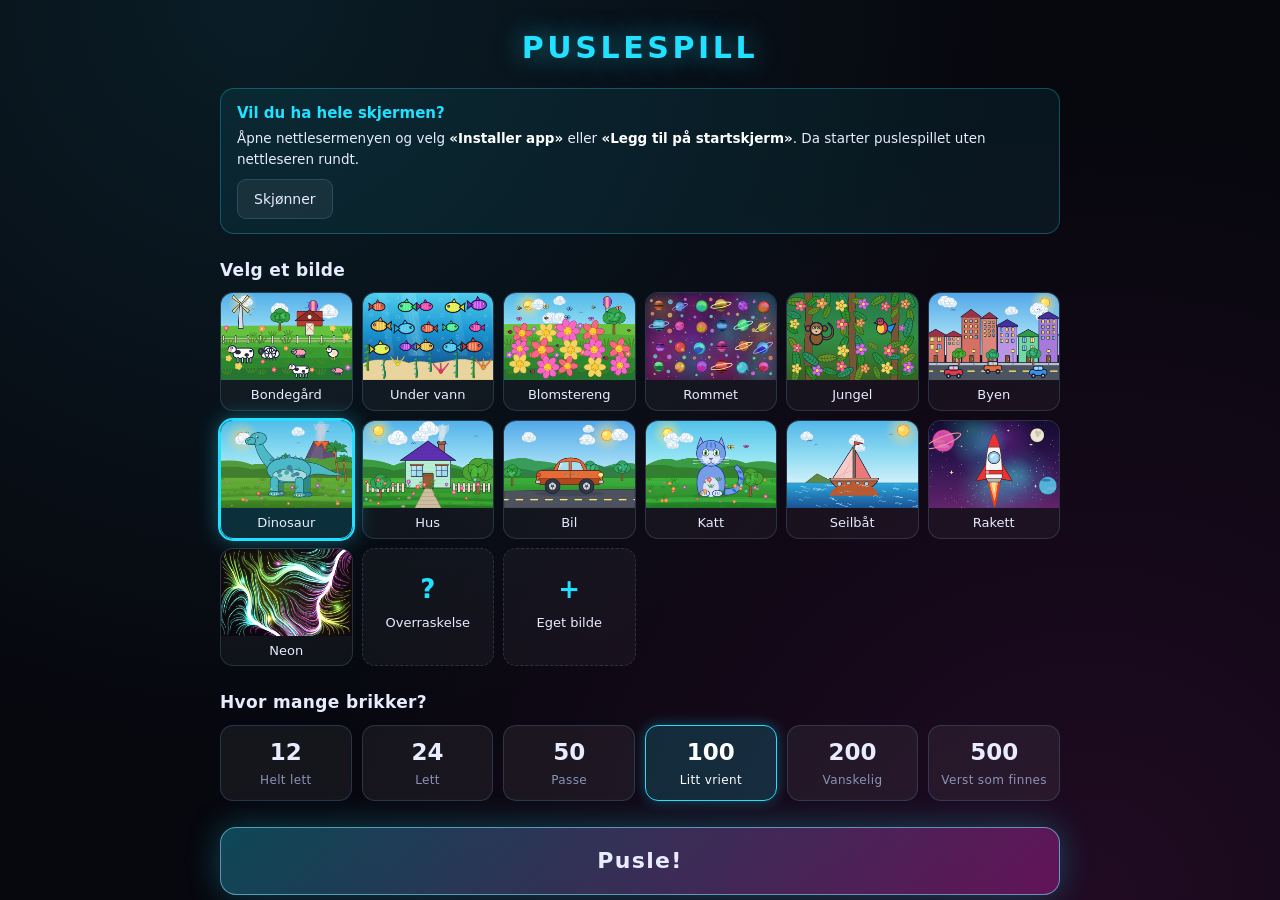
<file: index.html>
<!DOCTYPE html>
<html lang="no">
<head>
<meta charset="utf-8">
<title>Puslespill</title>
<meta name="viewport" content="width=device-width, initial-scale=1, maximum-scale=1, user-scalable=no, viewport-fit=cover">
<meta name="theme-color" content="#07070e">
<meta name="description" content="Puslespill med neonmotiv, laget for iPad.">
<meta name="apple-mobile-web-app-capable" content="yes">
<meta name="mobile-web-app-capable" content="yes">
<meta name="apple-mobile-web-app-title" content="Puslespill">
<meta name="apple-mobile-web-app-status-bar-style" content="black-translucent">
<link rel="manifest" href="./manifest.webmanifest">
<link rel="apple-touch-icon" href="./icons/ikon-180.png">
<link rel="icon" href="./icons/ikon.svg" type="image/svg+xml">
<link rel="stylesheet" href="./css/style.css">
</head>
<body>

<canvas id="brett"></canvas>

<!-- Topplinja er alt man trenger mens man pusler. Resten bor i menyen. -->
<header id="topplinje">
  <!-- Tilbake står først og har tekst. Et husikon sier ingenting til et barn. -->
  <button id="hjemknapp" class="tilbakeknapp" aria-label="Tilbake til startskjermen">
    <span class="pil" aria-hidden="true"></span>Tilbake
  </button>

  <div class="fremdriftsfelt">
    <div class="fremdrift"><div id="fremdrift-linje"></div></div>
    <span id="spillstatus" class="spillstatus" aria-live="polite">—</span>
  </div>

  <div class="snarveier">
    <button id="rydd" title="Legg løse brikker i rutenett">Rydd</button>
    <button id="skuffknapp" aria-pressed="true" title="Vis eller skjul brikkeskuffen">Skuff</button>
    <button id="bildeknapp" aria-pressed="false" title="Vis motivet i hjørnet">Bilde</button>
    <button id="menyknapp" class="ikonknapp" aria-label="Åpne innstillinger" aria-expanded="false">
      <span class="hamburger"></span>
    </button>
  </div>
</header>

<!-- Startskjermen: to valg, og ingenting annet. Alt det andre bor bak
     «Flere valg» for den som vil ha det. -->
<div id="start" hidden>
  <div class="start-innhold">
    <h1 class="start-tittel">Puslespill</h1>

    <div id="heltskjerm-hint" class="hint-kort" hidden>
      <b id="hint-tittel">Vil du ha hele skjermen?</b>
      <p id="hint-tekst"></p>
      <div class="hint-knapper">
        <button id="hint-installer" class="primar" hidden>Installer appen</button>
        <button id="heltskjerm-lukk">Skjønner</button>
      </div>
    </div>

    <button id="fortsett" class="fortsettknapp" hidden>
      <b>Fortsett der du slapp</b>
      <span id="fortsett-tekst"></span>
    </button>

    <h2 class="start-sporsmal">Velg et bilde</h2>
    <div id="start-motiv" class="motivrutenett"></div>

    <h2 class="start-sporsmal">Hvor mange brikker?</h2>
    <div id="start-antall" class="antallvalg"></div>

    <button id="start-spill" class="startknapp">Pusle!</button>

    <div class="start-bunn">
      <button id="start-flere">Flere valg</button>
      <button id="start-samling">Samling</button>
    </div>
  </div>
</div>

<div id="menyskygge" hidden></div>

<aside id="meny" hidden aria-label="Innstillinger">
  <div class="meny-topp">
    <h1>Puslespill</h1>
    <button id="meny-lukk" class="ikonknapp" aria-label="Lukk innstillinger">&times;</button>
  </div>

  <div class="meny-innhold">
    <section>
      <h2>Nivå</h2>
      <div class="chips" id="oppsett"></div>
      <p class="rad resultat">
        <strong id="brikketall">—</strong>
        <span id="alternativer"></span>
        <span id="vanskemerke" class="vanskemerke">—</span>
      </p>
    </section>

    <section>
      <h2>Brikker</h2>
      <div class="rad">
        <div class="chips">
          <button data-forhandsvalg="12">12</button>
          <button data-forhandsvalg="24">24</button>
          <button data-forhandsvalg="50">50</button>
          <button data-forhandsvalg="100">100</button>
          <button data-forhandsvalg="150">150</button>
          <button data-forhandsvalg="200">200</button>
          <button data-forhandsvalg="300">300</button>
          <button data-forhandsvalg="500">500</button>
        </div>
        <input id="eget-antall" type="number" min="4" max="500" step="1" inputmode="numeric"
               aria-label="Eget antall brikker">
      </div>
    </section>

    <section>
      <h2>Motiv</h2>
      <div class="rad">
        <select id="motiv" aria-label="Motivtype">
          <option value="tilfeldig">Tilfeldig</option>
        </select>
        <button id="velgbilde">Eget bilde &hellip;</button>
        <input id="bildefil" type="file" accept="image/*" hidden>
      </div>
      <div class="rad galleri" id="minebilder" hidden>
        <div id="minebilder-liste"></div>
      </div>
      <p class="personvern">
        Bildene blir liggende på denne iPaden, i appens eget lager.
        De sendes ingen steder – appen har ingen server å sende dem til.
      </p>
      <div class="rad" id="slettalle-rad" hidden>
        <button id="slettalle">Slett alle bildene</button>
      </div>
      <div class="rad">
        <span class="etikett">Kutt</span>
        <select id="kuttstil" aria-label="Brikkeform">
          <option value="klassisk">Klassisk</option>
          <option value="bolget">Bølget</option>
          <option value="kaotisk">Kaotisk</option>
        </select>
        <span class="etikett">Palett</span>
        <select id="palett" aria-label="Fargepalett">
          <option value="auto">Tilfeldig</option>
        </select>
      </div>
    </section>

    <section>
      <h2>Hjelp og utfordring</h2>
      <div class="rad">
        <label class="etikett" for="spokelse">Spøkelsesbilde</label>
        <input id="spokelse" type="range" min="0" max="60" value="15">
      </div>
      <div class="rad">
        <button id="fest" aria-pressed="true">Fest til brettet</button>
        <button id="rotasjon" aria-pressed="false">Roter brikker</button>
        <button id="kanterforst" aria-pressed="false">Kanter først</button>
        <button id="lydknapp" aria-pressed="true">Lyd på</button>
      </div>
      <p id="hjelpetekst" class="hjelpetekst" aria-live="polite"></p>
    </section>

    <section>
      <h2>Spillet</h2>
      <div class="rad">
        <button id="nytt" class="primar">Nytt motiv</button>
        <button id="dagens">Dagens</button>
        <button id="stokk">Stokk om</button>
        <button id="fasit">Fasit</button>
        <button id="samlingknapp">Samling</button>
      </div>
    </section>

    <p id="status" class="status"></p>
  </div>
</aside>

<div id="forhandsvisning" hidden>
  <canvas id="forhandsvisning-lerret"></canvas>
  <button id="forhandsvisning-storre" aria-label="Bytt størrelse">&#8597;</button>
</div>

<div id="skufflinje">
  <div id="skufffiltre" role="group" aria-label="Sorter brikkene i skuffen"></div>
</div>

<div id="samling" hidden>
  <div class="samling-topp">
    <strong>Samlingen</strong>
    <button id="samling-lukk">Lukk</button>
  </div>
  <div id="samling-tall" class="samling-tall"></div>
  <div id="samling-liste" class="samling-liste"></div>
</div>

<div id="beskjaer" hidden>
  <div class="beskjaer-topp">
    <strong>Beskjær bildet</strong>
    <div class="chips" id="beskjaer-format">
      <button data-aspekt="1.5" class="aktiv">Liggende</button>
      <button data-aspekt="1">Kvadrat</button>
      <button data-aspekt="0.6667">Stående</button>
    </div>
  </div>
  <canvas id="beskjaer-lerret"></canvas>
  <div class="beskjaer-bunn">
    <p id="beskjaer-varsel" class="varsel" hidden></p>
    <button id="beskjaer-avbryt">Avbryt</button>
    <button id="beskjaer-ok" class="primar">Bruk bildet</button>
  </div>
</div>

<div id="laster" hidden>
  <div class="spinner"></div>
  <p id="laster-tekst">Tegner motiv …</p>
</div>

<div id="ferdig" hidden>
  <div class="ferdigkort">
    <div class="ferdigikon">&#9733;</div>
    <h2>Ferdig!</h2>
    <p id="ferdig-tekst"></p>
    <div class="rad ferdigvalg">
      <button id="ferdig-nytt" class="primar">Nytt puslespill</button>
      <button id="ferdig-lukk">Se bildet</button>
    </div>
  </div>
</div>

<script type="module" src="./js/main.js"></script>
</body>
</html>
</file>
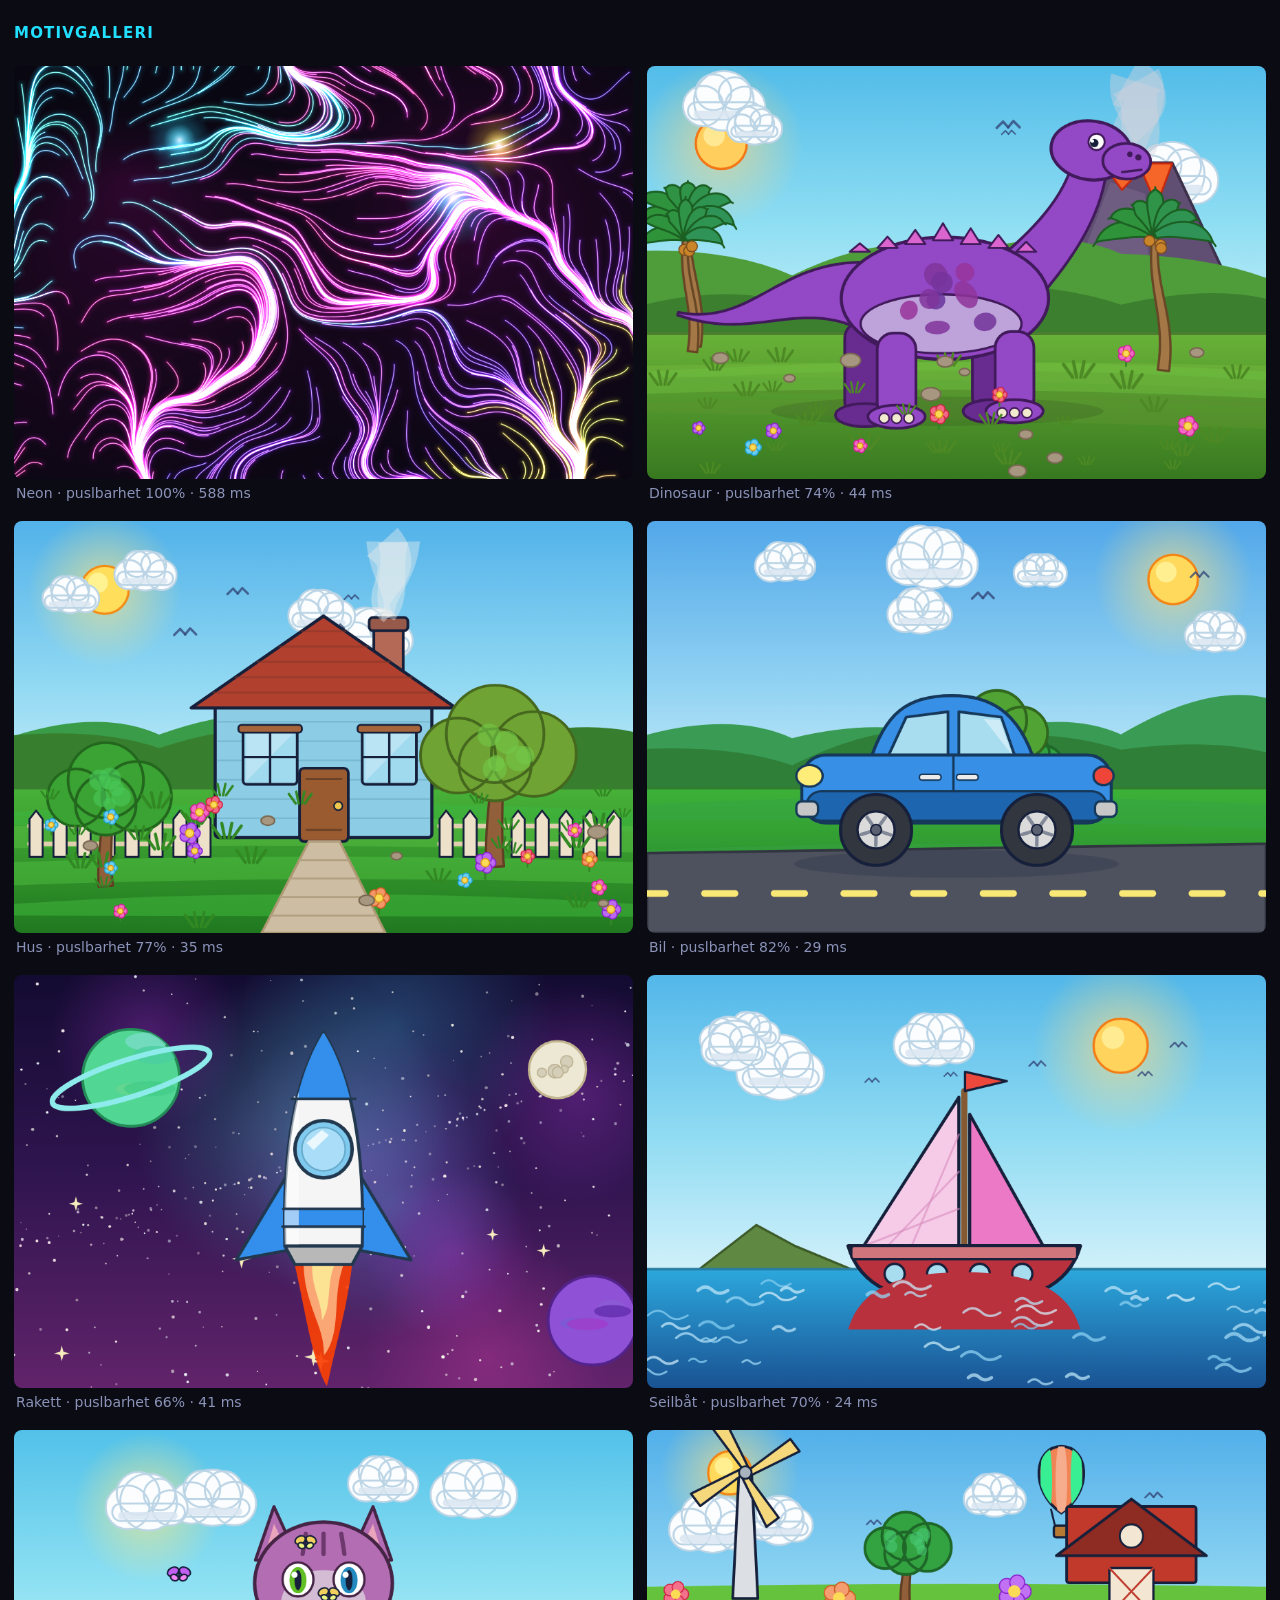
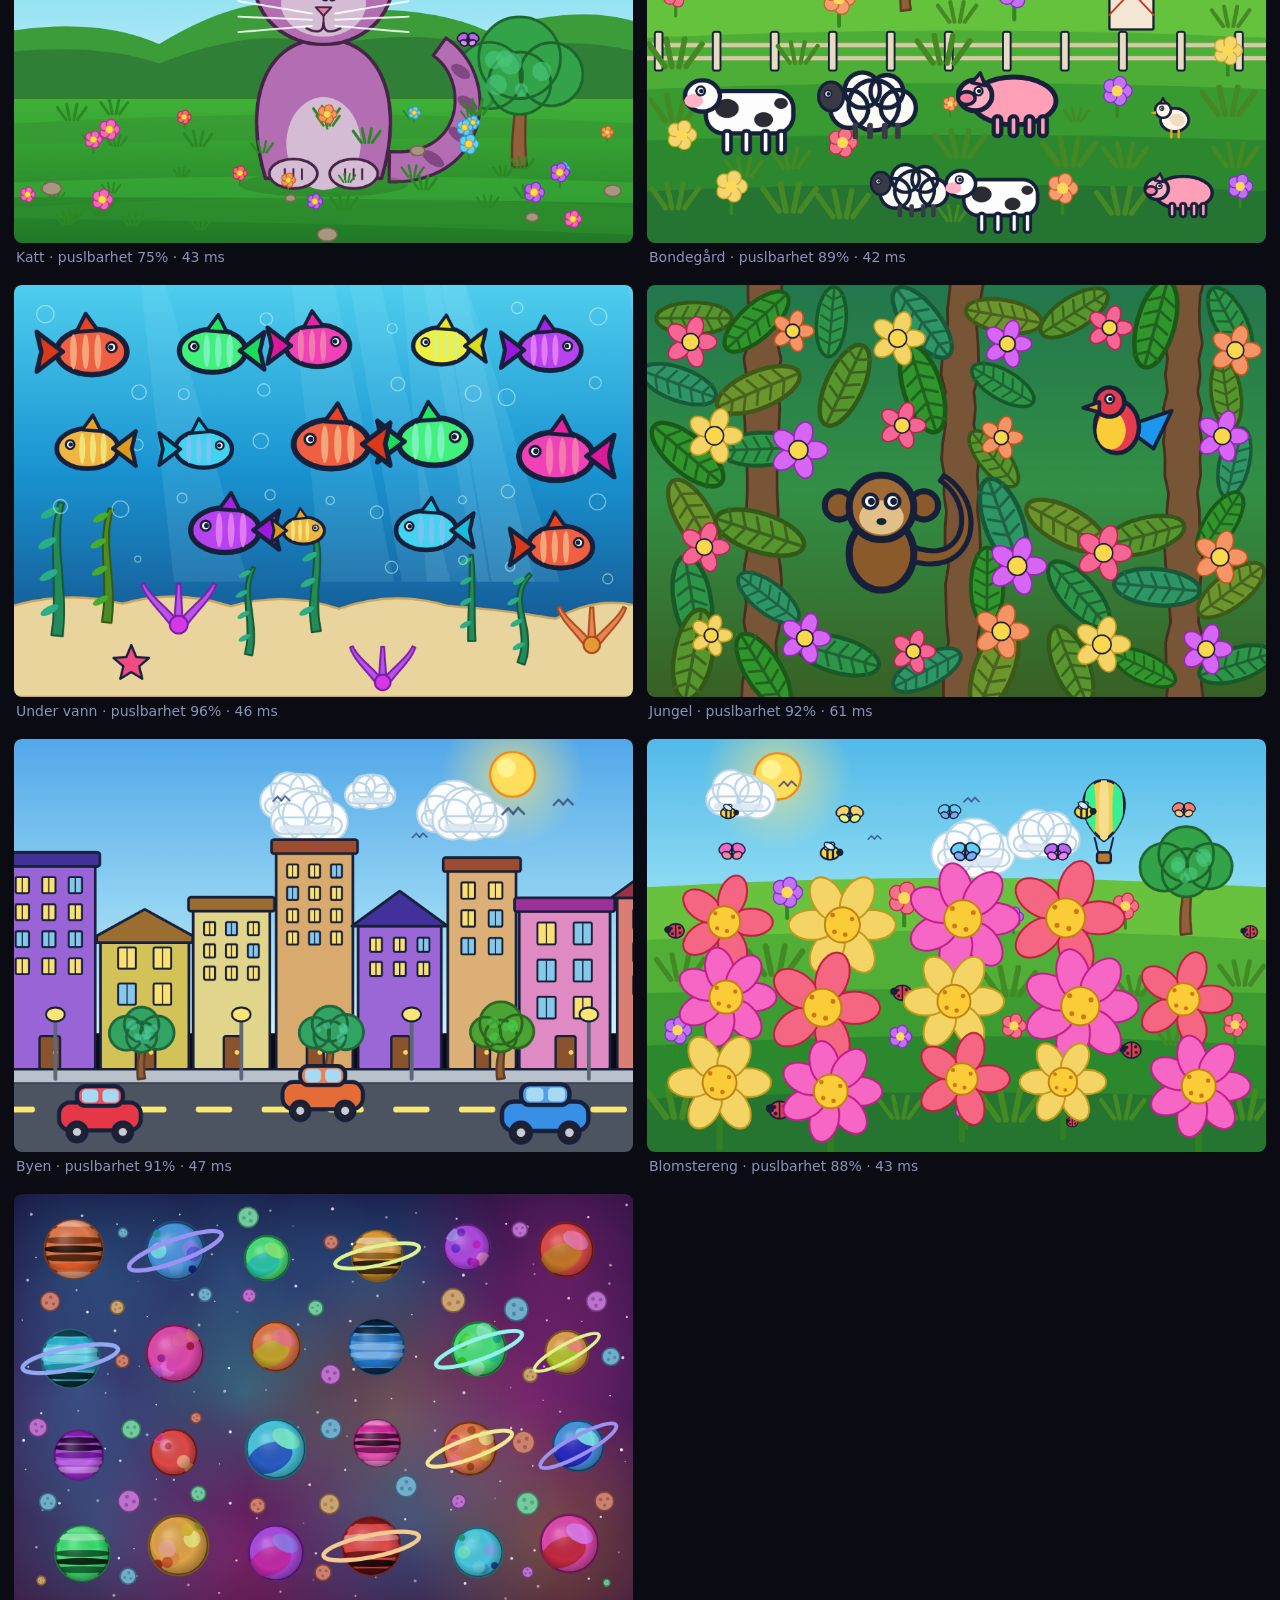
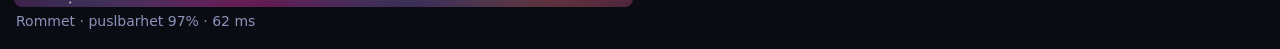
<file: .dev/motiver.html>
<!DOCTYPE html>
<html lang="no">
<head>
<meta charset="utf-8">
<title>Motivgalleri</title>
<style>
  body { margin: 0; background: #0b0b14; color: #dfe4ff; font: 14px system-ui, sans-serif; }
  .rutenett { display: grid; grid-template-columns: repeat(2, 1fr); gap: 14px; padding: 14px; }
  figure { margin: 0; }
  canvas { width: 100%; height: auto; display: block; border-radius: 8px; }
  figcaption { padding: 6px 2px; color: #8b93b8; font-variant-numeric: tabular-nums; }
  h1 { padding: 14px 14px 0; font-size: 15px; letter-spacing: .08em; text-transform: uppercase; color: #22e0ff; }
</style>
</head>
<body>
<h1>Motivgalleri</h1>
<div class="rutenett" id="ut"></div>
<script type="module">
import { MOTIVER } from '../js/art/motiver.js';
import { genererMotiv } from '../js/art/motiver.js';

const ut = document.getElementById('ut');
const seed = new URL(location).searchParams.get('seed') || 'galleri1';
const B = 900, H = 600;

for (const nokkel of Object.keys(MOTIVER)) {
  const t0 = performance.now();
  const r = genererMotiv(nokkel, B, H, seed + ':' + nokkel);
  const ms = performance.now() - t0;
  const fig = document.createElement('figure');
  r.canvas.style.width = '100%';
  fig.append(r.canvas);
  const cap = document.createElement('figcaption');
  cap.textContent = `${r.meta.navn} · puslbarhet ${r.meta.puslbarhet}% · ${ms.toFixed(0)} ms`;
  fig.append(cap);
  ut.append(fig);
}
</script>
</body>
</html>
</file>
<file: css/style.css>
/* Puslespill — neonmørkt grensesnitt, bygget for berøring på iPad.
 *
 * Topplinja holder det man trenger mens man pusler. Alt oppsett bor i en
 * meny som skyves inn fra siden. Panelet dekket før halve skjermen; nå er
 * bordet det største på skjermen, slik det skal være.
 */

:root {
  --bg: #07070e;
  --flate: rgba(14, 16, 30, 0.86);
  --flate-fast: #0d0f1c;
  --kant: rgba(120, 200, 255, 0.18);
  --tekst: #e8ecff;
  --dempet: #8b93b8;
  --neon: #22e0ff;
  --neon-2: #ff2bd6;
  --radius: 12px;
  --trykk: 44px;          /* minste treffområde */
  --topphoyde: 56px;
}

* { box-sizing: border-box; }

html, body {
  margin: 0;
  height: 100%;
  overflow: hidden;
  overscroll-behavior: none;
  background: var(--bg);
  color: var(--tekst);
  font: 15px/1.45 -apple-system, BlinkMacSystemFont, "Segoe UI", system-ui, sans-serif;
  -webkit-user-select: none;
  user-select: none;
  -webkit-tap-highlight-color: transparent;
}

/* Fast posisjon stopper Safaris gummibånd-scrolling. */
body { position: fixed; inset: 0; }

#brett {
  position: absolute;
  inset: 0;
  width: 100%;
  height: 100%;
  display: block;
  touch-action: none; /* uten denne panorerer Safari siden i stedet */
}

/* --- Felles kontroller --- */

button, select, input[type="number"] {
  min-height: var(--trykk);
  padding: 0 14px;
  font: inherit;
  color: var(--tekst);
  background: rgba(255, 255, 255, 0.06);
  border: 1px solid var(--kant);
  border-radius: 9px;
  cursor: pointer;
  appearance: none;
  -webkit-appearance: none;
}

button:active { transform: scale(0.97); }

:focus-visible {
  outline: 2px solid var(--neon);
  outline-offset: 2px;
}

button.aktiv {
  background: rgba(34, 224, 255, 0.16);
  border-color: var(--neon);
  color: #fff;
  box-shadow: 0 0 14px rgba(34, 224, 255, 0.3);
}

button.primar {
  background: linear-gradient(135deg, rgba(34, 224, 255, 0.22), rgba(255, 43, 214, 0.22));
  border-color: rgba(120, 220, 255, 0.5);
}

button[disabled], select[disabled] { opacity: 0.45; cursor: default; }

.ikonknapp {
  display: grid;
  place-items: center;
  width: var(--trykk);
  min-width: var(--trykk);
  padding: 0;
  font-size: 20px;
  line-height: 1;
}

.chips { display: flex; gap: 6px; flex-wrap: wrap; }
.chips button { min-width: var(--trykk); padding: 0 12px; }

.rad {
  display: flex;
  align-items: center;
  gap: 8px;
  flex-wrap: wrap;
  margin: 8px 0;
}

.etikett {
  font-size: 12px;
  text-transform: uppercase;
  letter-spacing: 0.08em;
  color: var(--dempet);
}

input[type="number"] { width: 92px; text-align: center; }

input[type="range"] {
  flex: 1 1 140px;
  min-width: 120px;
  height: var(--trykk);
  accent-color: var(--neon);
  background: none;
  border: 0;
}

/* --- Topplinje --- */

#topplinje {
  position: absolute;
  top: env(safe-area-inset-top, 0);
  left: env(safe-area-inset-left, 0);
  right: env(safe-area-inset-right, 0);
  z-index: 5;
  display: flex;
  align-items: center;
  gap: 10px;
  height: var(--topphoyde);
  padding: 0 10px;
  background: var(--flate);
  -webkit-backdrop-filter: blur(18px);
  backdrop-filter: blur(18px);
  border-bottom: 1px solid var(--kant);
}

.hamburger,
.hamburger::before,
.hamburger::after {
  display: block;
  width: 19px;
  height: 2px;
  border-radius: 2px;
  background: var(--tekst);
  content: '';
}

.hamburger { position: relative; }
.hamburger::before { position: absolute; top: -6px; }
.hamburger::after { position: absolute; top: 6px; }

.fremdriftsfelt {
  flex: 1 1 auto;
  min-width: 0;
  display: flex;
  align-items: center;
  gap: 10px;
}

.fremdrift {
  flex: 1 1 auto;
  min-width: 40px;
  height: 5px;
  border-radius: 3px;
  background: rgba(255, 255, 255, 0.09);
  overflow: hidden;
}

.fremdrift > div {
  height: 100%;
  width: 0;
  border-radius: 3px;
  background: linear-gradient(90deg, var(--neon), var(--neon-2));
  box-shadow: 0 0 10px rgba(34, 224, 255, 0.5);
  transition: width 0.25s ease-out;
}

.spillstatus {
  flex: 0 0 auto;
  font-size: 13px;
  font-variant-numeric: tabular-nums;
  white-space: nowrap;
}

.snarveier { display: flex; gap: 6px; }
.snarveier button { padding: 0 12px; font-size: 14px; }

/* Tilbakeknappen skal være den tydeligste knappen i linja. Den er veien ut
 * av puslespillet, og den eneste et barn trenger å finne i en fei. */
.tilbakeknapp {
  display: flex;
  align-items: center;
  gap: 8px;
  flex: 0 0 auto;
  padding: 0 18px 0 15px;
  font-size: 16px;
  font-weight: 600;
  color: #fff;
  background: rgba(34, 224, 255, 0.16);
  border-color: rgba(34, 224, 255, 0.55);
  box-shadow: 0 0 16px rgba(34, 224, 255, 0.22);
}

.tilbakeknapp .pil {
  width: 10px;
  height: 10px;
  border-left: 2.5px solid currentColor;
  border-bottom: 2.5px solid currentColor;
  transform: rotate(45deg);
}

/* --- Meny --- */

#menyskygge {
  position: absolute;
  inset: 0;
  z-index: 8;
  background: rgba(4, 4, 10, 0.55);
  -webkit-backdrop-filter: blur(3px);
  backdrop-filter: blur(3px);
  animation: tone-inn 0.2s ease-out;
}

#menyskygge[hidden] { display: none; }

#meny {
  position: absolute;
  top: 0;
  bottom: 0;
  left: 0;
  z-index: 9;
  width: min(430px, 88vw);
  display: flex;
  flex-direction: column;
  background: var(--flate-fast);
  border-right: 1px solid var(--kant);
  box-shadow: 18px 0 60px rgba(0, 0, 0, 0.55);
  animation: skyv-inn 0.24s cubic-bezier(0.2, 0.9, 0.3, 1);
}

#meny[hidden] { display: none; }

.meny-topp {
  display: flex;
  align-items: center;
  justify-content: space-between;
  gap: 10px;
  padding: 12px 14px;
  padding-top: calc(12px + env(safe-area-inset-top, 0px));
  border-bottom: 1px solid var(--kant);
}

.meny-topp h1 {
  margin: 0;
  font-size: 15px;
  font-weight: 600;
  letter-spacing: 0.07em;
  text-transform: uppercase;
  color: var(--neon);
  text-shadow: 0 0 12px rgba(34, 224, 255, 0.5);
}

.meny-innhold {
  flex: 1 1 auto;
  min-height: 0;
  overflow-y: auto;
  -webkit-overflow-scrolling: touch;
  padding: 4px 14px 20px;
  padding-bottom: calc(20px + env(safe-area-inset-bottom, 0px));
}

.meny-innhold section {
  padding: 12px 0;
  border-bottom: 1px solid rgba(120, 200, 255, 0.09);
}

.meny-innhold section:last-of-type { border-bottom: 0; }

.meny-innhold h2 {
  margin: 0 0 8px;
  font-size: 11.5px;
  font-weight: 600;
  text-transform: uppercase;
  letter-spacing: 0.1em;
  color: var(--dempet);
}

.resultat { gap: 10px; }
.resultat strong { font-size: 16px; color: #fff; }

.lenke {
  min-height: 30px;
  padding: 0 9px;
  font-size: 13px;
  color: var(--dempet);
  background: none;
  border: 1px dashed var(--kant);
}

.vanskemerke {
  margin-left: auto;
  padding: 3px 11px;
  font-size: 12.5px;
  font-weight: 600;
  letter-spacing: 0.04em;
  border-radius: 13px;
  border: 1px solid currentColor;
  white-space: nowrap;
}

.hjelpetekst {
  margin: 6px 0 0;
  font-size: 12.5px;
  color: var(--dempet);
  font-variant-numeric: tabular-nums;
}

.status {
  margin: 14px 0 0;
  font-size: 11.5px;
  line-height: 1.55;
  color: var(--dempet);
  font-variant-numeric: tabular-nums;
}

/* --- Mine bilder --- */

.galleri[hidden] { display: none; }

#minebilder-liste {
  display: flex;
  gap: 7px;
  overflow-x: auto;
  padding: 2px;
  scrollbar-width: none;
}

#minebilder-liste::-webkit-scrollbar { display: none; }

.bildekort {
  position: relative;
  flex: 0 0 auto;
  width: 78px;
  height: 52px;
  padding: 0;
  border-radius: 8px;
  overflow: hidden;
  background: rgba(255, 255, 255, 0.05);
  min-height: 0;
}

.bildekort img { width: 100%; height: 100%; object-fit: cover; display: block; }

.bildekort.aktiv { outline: 2px solid var(--neon); outline-offset: 1px; }

.bildekort .slett {
  position: absolute;
  top: 2px;
  right: 2px;
  display: grid;
  place-items: center;
  width: 22px;
  height: 22px;
  font-size: 15px;
  line-height: 1;
  border-radius: 50%;
  background: rgba(7, 7, 14, 0.85);
  border: 1px solid rgba(255, 120, 150, 0.5);
  color: #ff8a9c;
}

/* --- Skuffens filterlinje --- */

#skufflinje {
  position: absolute;
  left: 0;
  right: 0;
  bottom: 0;
  padding: 0 8px 6px;
  pointer-events: none;
  z-index: 4;
}

#skufflinje[hidden] { display: none; }

#skufffiltre {
  display: flex;
  gap: 6px;
  overflow-x: auto;
  padding: 4px 2px;
  pointer-events: auto;
  scrollbar-width: none;
  -webkit-overflow-scrolling: touch;
}

#skufffiltre::-webkit-scrollbar { display: none; }

.filterknapp {
  display: inline-flex;
  align-items: center;
  gap: 6px;
  flex: 0 0 auto;
  min-height: 36px;
  padding: 0 11px;
  font-size: 13px;
  white-space: nowrap;
  background: rgba(10, 12, 24, 0.88);
  -webkit-backdrop-filter: blur(12px);
  backdrop-filter: blur(12px);
  border-radius: 18px;
}

.filterknapp i {
  width: 11px;
  height: 11px;
  border-radius: 50%;
  box-shadow: 0 0 7px currentColor;
}

.filterknapp b {
  font-weight: 600;
  font-size: 11.5px;
  color: var(--dempet);
  font-variant-numeric: tabular-nums;
}

.filterknapp.aktiv b { color: #fff; }

/* --- Forhåndsvisning --- */

#forhandsvisning {
  position: absolute;
  right: 10px;
  bottom: 10px;
  padding: 6px;
  background: rgba(10, 12, 24, 0.92);
  -webkit-backdrop-filter: blur(14px);
  backdrop-filter: blur(14px);
  border: 1px solid var(--kant);
  border-radius: 11px;
  box-shadow: 0 10px 34px rgba(0, 0, 0, 0.6);
  z-index: 4;
}

#forhandsvisning[hidden] { display: none; }

#forhandsvisning-lerret {
  display: block;
  border-radius: 6px;
  width: 190px;
  height: auto;
}

#forhandsvisning.stor #forhandsvisning-lerret { width: 340px; }

#forhandsvisning-storre {
  position: absolute;
  top: -12px;
  left: -12px;
  width: 30px;
  height: 30px;
  min-height: 30px;
  padding: 0;
  font-size: 15px;
  line-height: 1;
  border-radius: 50%;
  background: rgba(10, 12, 24, 0.95);
}

/* --- Samlingen --- */

#samling {
  position: absolute;
  inset: 0;
  display: flex;
  flex-direction: column;
  /* Helt ugjennomsiktig: det som ligger bak skal ikke skinne gjennom. */
  background: #090a14;
  z-index: 10;
}

#samling[hidden] { display: none; }

.samling-topp {
  display: flex;
  align-items: center;
  justify-content: space-between;
  gap: 10px;
  padding: 12px 16px;
  padding-top: calc(12px + env(safe-area-inset-top, 0px));
  border-bottom: 1px solid var(--kant);
}

.samling-topp strong {
  font-size: 15px;
  letter-spacing: 0.06em;
  text-transform: uppercase;
  color: var(--neon);
  text-shadow: 0 0 12px rgba(34, 224, 255, 0.5);
}

.samling-tall {
  display: flex;
  gap: 10px;
  flex-wrap: wrap;
  padding: 14px 16px;
}

.talltavle {
  flex: 1 1 110px;
  padding: 11px 13px;
  background: rgba(255, 255, 255, 0.045);
  border: 1px solid var(--kant);
  border-radius: 11px;
}

.talltavle b {
  display: block;
  font-size: 22px;
  font-weight: 600;
  font-variant-numeric: tabular-nums;
  color: #fff;
}

.talltavle span {
  font-size: 11.5px;
  text-transform: uppercase;
  letter-spacing: 0.07em;
  color: var(--dempet);
}

.samling-liste {
  flex: 1 1 auto;
  min-height: 0;
  overflow-y: auto;
  display: grid;
  grid-template-columns: repeat(auto-fill, minmax(168px, 1fr));
  gap: 12px;
  padding: 0 16px 16px;
  padding-bottom: calc(16px + env(safe-area-inset-bottom, 0px));
}

.fullfortkort {
  position: relative;
  margin: 0;
  overflow: hidden;
  border-radius: 11px;
  background: rgba(255, 255, 255, 0.04);
}

.fullfortkort img {
  display: block;
  width: 100%;
  aspect-ratio: 3 / 2;
  object-fit: cover;
}

.fullfortkort figcaption {
  padding: 8px 10px 10px;
  font-size: 12px;
  line-height: 1.5;
  color: var(--dempet);
}

.fullfortkort figcaption b {
  display: block;
  font-size: 13.5px;
  color: var(--tekst);
  font-weight: 600;
}

.fullfortkort .merke {
  position: absolute;
  top: 7px;
  left: 7px;
  padding: 2px 8px;
  font-size: 11px;
  font-weight: 600;
  border-radius: 10px;
  background: rgba(7, 7, 14, 0.85);
  color: var(--neon);
  border: 1px solid rgba(34, 224, 255, 0.5);
}

.samling-tom {
  grid-column: 1 / -1;
  padding: 40px 10px;
  text-align: center;
  color: var(--dempet);
}

/* --- Beskjæring --- */

#beskjaer {
  position: absolute;
  inset: 0;
  display: flex;
  flex-direction: column;
  background: #07070e;
  z-index: 10;
}

#beskjaer[hidden] { display: none; }

.beskjaer-topp,
.beskjaer-bunn {
  display: flex;
  align-items: center;
  gap: 10px;
  flex-wrap: wrap;
  padding: 10px 14px;
  padding-top: calc(10px + env(safe-area-inset-top, 0px));
}

.beskjaer-bunn {
  padding-top: 10px;
  padding-bottom: calc(10px + env(safe-area-inset-bottom, 0px));
}

.beskjaer-topp strong { letter-spacing: 0.04em; }
.beskjaer-bunn #beskjaer-ok { margin-left: auto; }

#beskjaer-lerret {
  flex: 1 1 auto;
  width: 100%;
  min-height: 0;
  display: block;
  touch-action: none;
}

.varsel {
  flex: 1 1 100%;
  margin: 0;
  padding: 9px 12px;
  font-size: 13px;
  line-height: 1.45;
  color: #ffd98a;
  background: rgba(255, 190, 60, 0.1);
  border: 1px solid rgba(255, 190, 60, 0.32);
  border-radius: 9px;
}

.varsel[hidden] { display: none; }

/* --- Laster --- */

#laster {
  position: absolute;
  inset: 0;
  display: grid;
  place-content: center;
  justify-items: center;
  gap: 16px;
  background: rgba(7, 7, 14, 0.78);
  -webkit-backdrop-filter: blur(6px);
  backdrop-filter: blur(6px);
  z-index: 11;
}

#laster[hidden] { display: none; }
#laster p { margin: 0; color: var(--dempet); letter-spacing: 0.04em; }

.spinner {
  width: 46px;
  height: 46px;
  border-radius: 50%;
  border: 3px solid rgba(34, 224, 255, 0.18);
  border-top-color: var(--neon);
  animation: snurr 0.9s linear infinite;
  box-shadow: 0 0 22px rgba(34, 224, 255, 0.4);
}

/* --- Ferdig --- */

#ferdig {
  position: absolute;
  inset: 0;
  display: grid;
  place-content: center;
  z-index: 12;
  cursor: pointer;
}

#ferdig[hidden] { display: none; }

.ferdigkort {
  padding: 30px 44px;
  text-align: center;
  background: rgba(13, 15, 28, 0.94);
  -webkit-backdrop-filter: blur(12px);
  backdrop-filter: blur(12px);
  border: 1px solid rgba(34, 224, 255, 0.45);
  border-radius: 18px;
  box-shadow: 0 0 60px rgba(34, 224, 255, 0.3), 0 20px 60px rgba(0, 0, 0, 0.6);
  animation: opp 0.4s cubic-bezier(0.2, 1.2, 0.4, 1);
}

.ferdigikon {
  font-size: 46px;
  line-height: 1;
  color: var(--neon);
  text-shadow: 0 0 26px rgba(34, 224, 255, 0.85);
  animation: puls 2.4s ease-in-out infinite;
}

.ferdigkort h2 {
  margin: 10px 0 4px;
  font-size: 26px;
  letter-spacing: 0.04em;
}

.ferdigkort p { margin: 4px 0; color: var(--tekst); }
.ferdigkort .hint { margin-top: 14px; font-size: 12px; color: var(--dempet); }

/* --- Bevegelse --- */

@keyframes snurr { to { transform: rotate(360deg); } }
@keyframes tone-inn { from { opacity: 0; } to { opacity: 1; } }
@keyframes skyv-inn { from { transform: translateX(-102%); } to { transform: none; } }
@keyframes opp {
  from { transform: scale(0.82) translateY(14px); opacity: 0; }
  to { transform: none; opacity: 1; }
}
@keyframes puls {
  0%, 100% { transform: scale(1); }
  50% { transform: scale(1.12); }
}

@media (prefers-reduced-motion: reduce) {
  .spinner { animation-duration: 3s; }
  button:active { transform: none; }
  #meny, #menyskygge, .ferdigkort, .ferdigikon { animation: none; }
  .fremdrift > div { transition: none; }
}

/* Smal skjerm: la topplinja gi fra seg det som ikke er livsviktig. */
@media (max-width: 620px) {
  .spillstatus { font-size: 12px; }
  #bildeknapp { display: none; }
}

/* Helt smal skjerm: la snarveiene gå før tilbakeknappen gjør det. */
@media (max-width: 480px) {
  #rydd { display: none; }
  .tilbakeknapp { padding: 0 14px 0 12px; font-size: 15px; }
}

/* --- Startskjermen ---------------------------------------------------------
 * To valg: hvilket bilde, og hvor mange brikker. Ingenting annet.
 * Appen er primært for barn, og da er et dusin nedtrekksmenyer feil svar.
 * Alt det detaljerte finnes fortsatt, men bak «Flere valg».
 */

#start {
  position: absolute;
  inset: 0;
  z-index: 6;
  overflow-y: auto;
  -webkit-overflow-scrolling: touch;
  background:
    radial-gradient(circle at 20% 0%, rgba(34, 224, 255, 0.10), transparent 55%),
    radial-gradient(circle at 85% 100%, rgba(255, 43, 214, 0.10), transparent 55%),
    #07070e;
}

#start[hidden] { display: none; }

.start-innhold {
  max-width: 880px;
  margin: 0 auto;
  padding: 26px 20px 34px;
  padding-top: calc(26px + env(safe-area-inset-top, 0px));
  padding-bottom: calc(34px + env(safe-area-inset-bottom, 0px));
}

.start-tittel {
  margin: 0 0 18px;
  font-size: 30px;
  font-weight: 700;
  letter-spacing: 0.12em;
  text-transform: uppercase;
  text-align: center;
  color: var(--neon);
  text-shadow: 0 0 26px rgba(34, 224, 255, 0.55);
}

.start-sporsmal {
  margin: 24px 0 10px;
  font-size: 17px;
  font-weight: 600;
  letter-spacing: 0.02em;
  color: var(--tekst);
}

/* Fortsett står øverst når det finnes noe å fortsette på. */
.fortsettknapp {
  display: flex;
  flex-direction: column;
  align-items: flex-start;
  gap: 2px;
  width: 100%;
  min-height: 64px;
  padding: 12px 18px;
  text-align: left;
  border-radius: 14px;
  background: linear-gradient(135deg, rgba(34, 224, 255, 0.2), rgba(255, 43, 214, 0.18));
  border-color: rgba(120, 220, 255, 0.55);
}

.fortsettknapp[hidden] { display: none; }
.fortsettknapp b { font-size: 17px; }
.fortsettknapp span { font-size: 13px; color: var(--dempet); font-variant-numeric: tabular-nums; }

/* --- Bildevalg --- */

.motivrutenett {
  display: grid;
  grid-template-columns: repeat(auto-fill, minmax(124px, 1fr));
  gap: 9px;
}

.motivkort {
  position: relative;
  padding: 0;
  overflow: hidden;
  border-radius: 13px;
  background: rgba(255, 255, 255, 0.04);
  min-height: 0;
  line-height: 0;
}

.motivkort canvas,
.motivkort img {
  display: block;
  width: 100%;
  aspect-ratio: 3 / 2;
  object-fit: cover;
}

.motivkort span {
  display: block;
  padding: 7px 8px;
  font-size: 13px;
  line-height: 1.2;
  text-align: center;
  color: var(--tekst);
}

.motivkort.aktiv {
  border-color: var(--neon);
  box-shadow: 0 0 0 2px var(--neon), 0 0 22px rgba(34, 224, 255, 0.45);
}

/* Kortet for «ta et eget bilde» har ingen miniatyr å vise. */
.motivkort.eget {
  display: grid;
  place-content: center;
  gap: 6px;
  aspect-ratio: auto;
  padding: 18px 10px;
  border-style: dashed;
}

.motivkort.eget b { font-size: 26px; line-height: 1; color: var(--neon); }

/* --- Brikkevalg --- */

.antallvalg {
  display: grid;
  grid-template-columns: repeat(auto-fit, minmax(118px, 1fr));
  gap: 10px;
}

.antallknapp {
  display: flex;
  flex-direction: column;
  align-items: center;
  justify-content: center;
  gap: 3px;
  min-height: 72px;
  padding: 10px 8px;
  border-radius: 13px;
}

.antallknapp b {
  font-size: 23px;
  font-weight: 700;
  font-variant-numeric: tabular-nums;
}

.antallknapp span {
  font-size: 12px;
  letter-spacing: 0.03em;
  color: var(--dempet);
}

.antallknapp.aktiv span { color: #fff; }

/* --- Start --- */

.startknapp {
  display: block;
  width: 100%;
  margin: 26px 0 16px;
  min-height: 68px;
  font-size: 22px;
  font-weight: 700;
  letter-spacing: 0.06em;
  border-radius: 16px;
  background: linear-gradient(135deg, rgba(34, 224, 255, 0.3), rgba(255, 43, 214, 0.3));
  border-color: rgba(120, 220, 255, 0.6);
  box-shadow: 0 0 34px rgba(34, 224, 255, 0.28);
}

.start-bunn {
  display: flex;
  gap: 10px;
  justify-content: center;
  flex-wrap: wrap;
}

.start-bunn button { background: none; border-color: transparent; color: var(--dempet); }

.ferdigvalg { justify-content: center; margin-top: 16px; }

/* Lav skjerm (iPad i landskap): stram inn så «Pusle!» alltid er framme
 * uten at man må bla. Knappen er hele poenget med skjermen. */
@media (max-height: 850px) {
  .start-innhold { padding-top: calc(16px + env(safe-area-inset-top, 0px)); }
  .start-tittel { margin-bottom: 12px; font-size: 23px; }
  .start-sporsmal { margin: 12px 0 7px; font-size: 15px; }
  .fortsettknapp { min-height: 56px; padding: 10px 16px; }
  .motivkort span { padding: 6px 8px; font-size: 13px; }
  .antallknapp { min-height: 62px; }
  .antallknapp b { font-size: 20px; }
  .startknapp { margin: 13px 0 8px; min-height: 58px; font-size: 20px; }
}

/* --- Hint om full skjerm ---------------------------------------------------
 * iOS gir ingen nettside lov til å skjule Safari-grensesnittet. Det eneste
 * som virker er «Legg til på Hjem-skjerm», så da må vi si det.
 */
.hint-kort {
  position: relative;
  margin: 0 0 16px;
  padding: 14px 16px;
  border-radius: 14px;
  background: rgba(34, 224, 255, 0.07);
  border: 1px solid rgba(34, 224, 255, 0.28);
}

.hint-kort[hidden] { display: none; }

.hint-kort b {
  display: block;
  margin-bottom: 4px;
  font-size: 15px;
  color: var(--neon);
}

.hint-kort p {
  margin: 0 0 10px;
  font-size: 13.5px;
  line-height: 1.5;
  color: var(--tekst);
}

.hint-kort strong { color: #fff; }

.hint-knapper {
  display: flex;
  gap: 8px;
  flex-wrap: wrap;
}

.hint-kort button {
  min-height: 40px;
  padding: 0 16px;
  font-size: 14px;
}

.hint-kort button[hidden] { display: none; }

/* --- Personvern --- */
.personvern {
  margin: 8px 0 4px;
  font-size: 12.5px;
  line-height: 1.5;
  color: var(--dempet);
}

#slettalle-rad[hidden] { display: none; }

#slettalle {
  min-height: 38px;
  padding: 0 14px;
  font-size: 13.5px;
  color: #ff8a9c;
  background: none;
  border-color: rgba(255, 120, 150, 0.4);
}

#slettalle.bekreft {
  color: #fff;
  background: rgba(226, 60, 78, 0.3);
  border-color: #ff8a9c;
}
</file>
